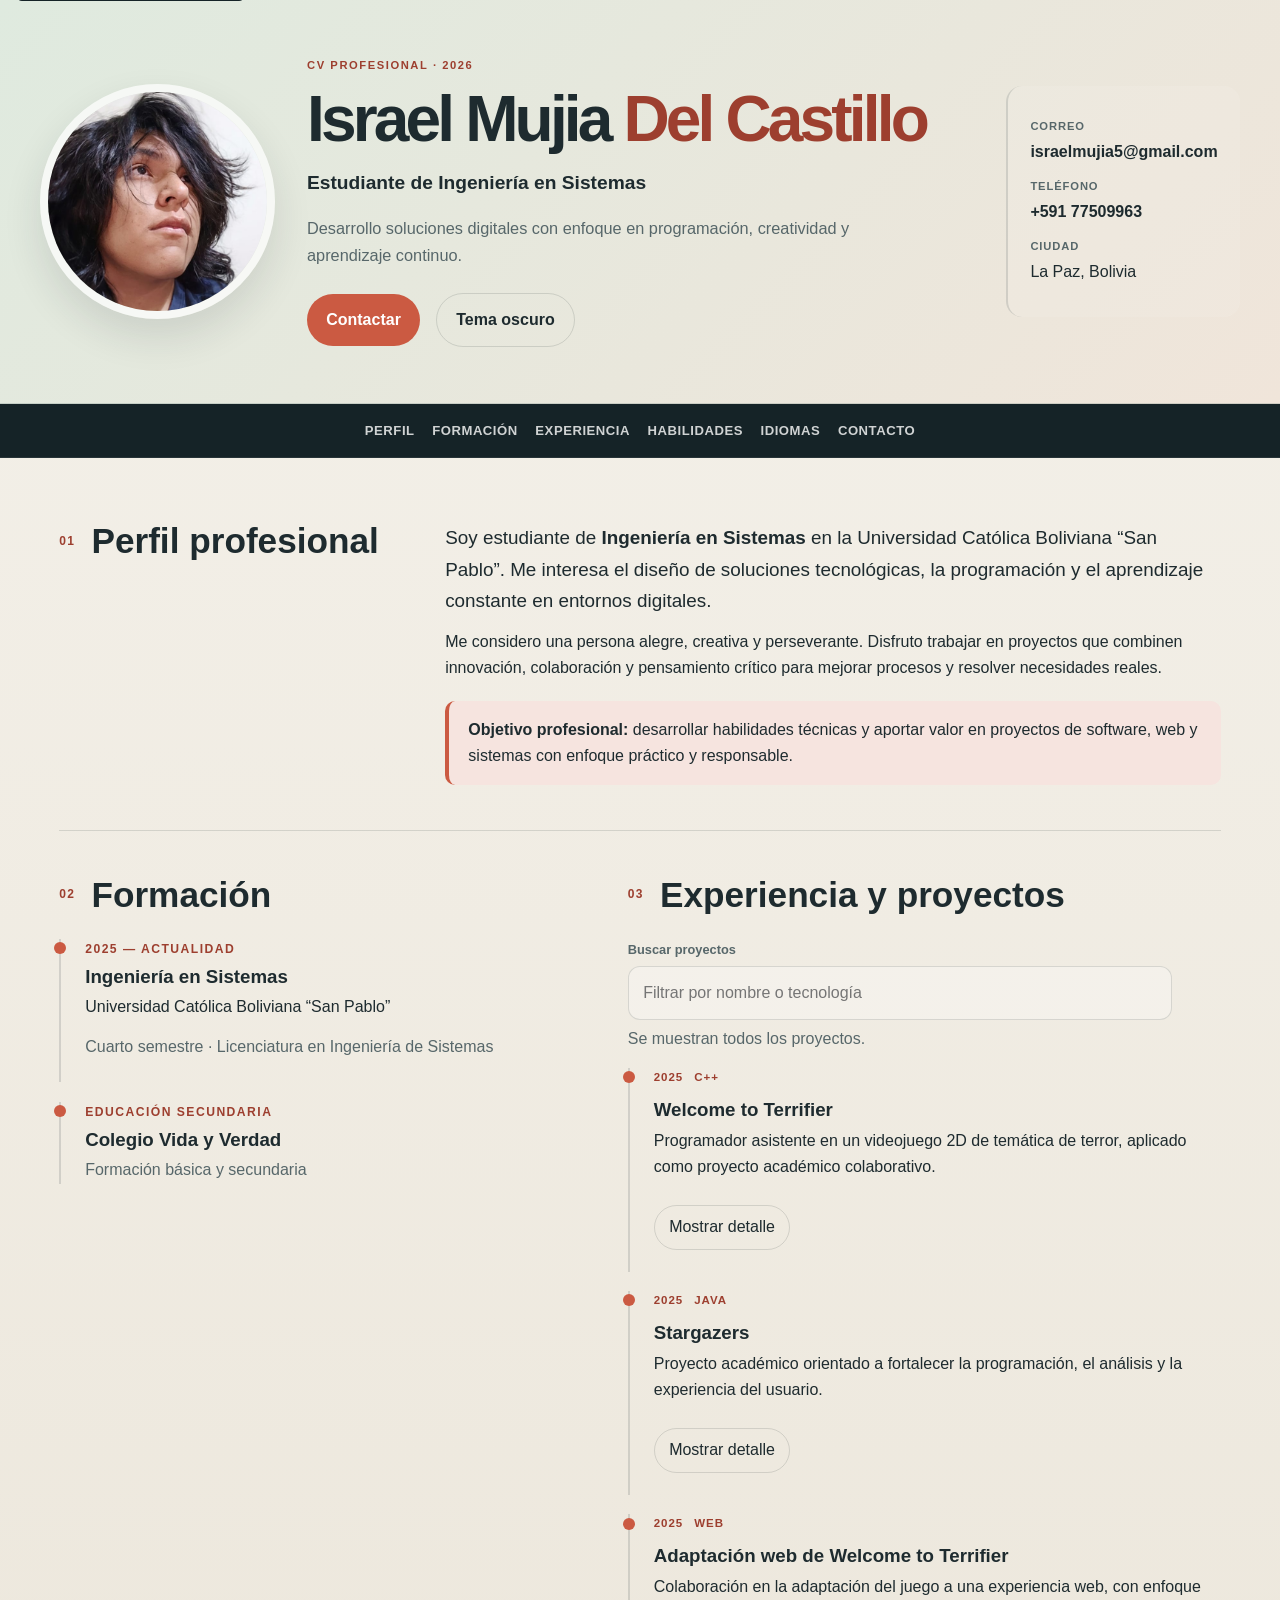
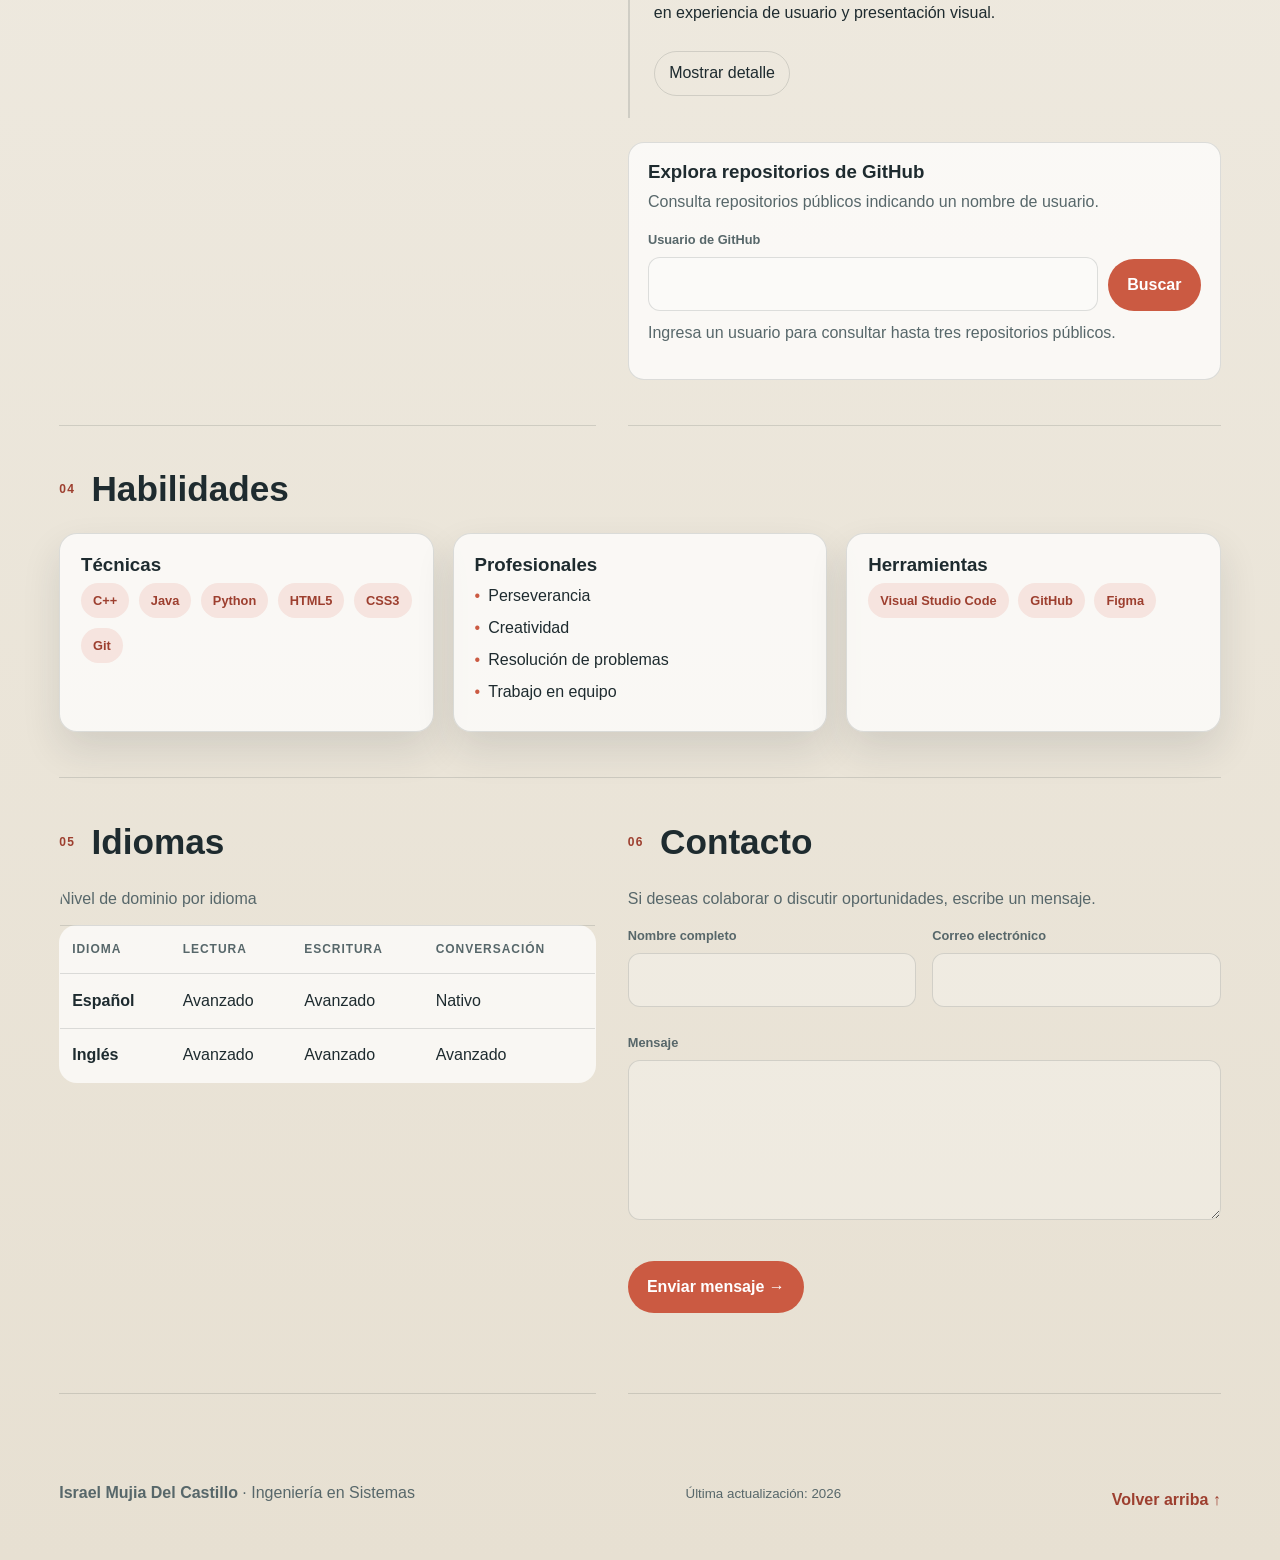
<file: index.html>
<!DOCTYPE html>
<html lang="es">
<head>
    <meta charset="UTF-8">
    <meta name="viewport" content="width=device-width, initial-scale=1.0">
    <meta name="description" content="CV interactivo de Israel Mujia Del Castillo, estudiante de Ingeniería en Sistemas.">
    <title>Israel Mujia Del Castillo | CV Profesional</title>
    <link rel="stylesheet" href="css/styles.css">
    <script defer src="js/script.js"></script>
</head>
<body>
    <a class="skip-link" href="#contenido-principal">Saltar al contenido principal</a>

    <header class="site-header">
        <div class="container header-content">
            <img class="profile-photo" src="assets/foto-perfil.jpg" alt="Fotografía profesional de Israel Mujia Del Castillo" width="220" height="220">
            <div class="intro">
                <p class="eyebrow">CV Profesional · 2026</p>
                <h1>Israel Mujia <span>Del Castillo</span></h1>
                <p class="role">Estudiante de Ingeniería en Sistemas</p>
                <p class="summary">Desarrollo soluciones digitales con enfoque en programación, creatividad y aprendizaje continuo.</p>
                <div class="header-actions">
                    <a class="btn btn-primary" href="#contacto">Contactar</a>
                    <button class="btn btn-secondary theme-toggle" type="button" aria-pressed="false">Tema oscuro</button>
                </div>
            </div>
            <address class="contact-card">
                <p><span class="contact-label">Correo</span><a href="mailto:israelmujia5@gmail.com">israelmujia5@gmail.com</a></p>
                <p><span class="contact-label">Teléfono</span><a href="tel:+59177509963">+591 77509963</a></p>
                <p><span class="contact-label">Ciudad</span>La Paz, Bolivia</p>
            </address>
        </div>
    </header>

    <nav class="site-nav" aria-label="Navegación principal">
        <div class="container nav-inner">
            <button class="nav-toggle" type="button" aria-controls="nav-links" aria-expanded="false" hidden>
                <span class="nav-toggle-icon" aria-hidden="true">☰</span>
                <span>Menú</span>
            </button>
            <div id="nav-links" class="nav-links">
                <a href="#perfil">Perfil</a>
                <a href="#formacion">Formación</a>
                <a href="#experiencia">Experiencia</a>
                <a href="#habilidades">Habilidades</a>
                <a href="#idiomas">Idiomas</a>
                <a href="#contacto">Contacto</a>
            </div>
        </div>
    </nav>

    <main id="contenido-principal" class="container main-layout">
        <section id="perfil" class="section profile-section" aria-labelledby="titulo-perfil">
            <div class="section-heading">
                <p class="section-number">01</p>
                <h2 id="titulo-perfil">Perfil profesional</h2>
            </div>
            <div class="profile-copy">
                <p class="lead">Soy estudiante de <strong>Ingeniería en Sistemas</strong> en la Universidad Católica Boliviana “San Pablo”. Me interesa el diseño de soluciones tecnológicas, la programación y el aprendizaje constante en entornos digitales.</p>
                <p>Me considero una persona alegre, creativa y perseverante. Disfruto trabajar en proyectos que combinen innovación, colaboración y pensamiento crítico para mejorar procesos y resolver necesidades reales.</p>
                <div class="highlight-box">
                    <strong>Objetivo profesional:</strong> desarrollar habilidades técnicas y aportar valor en proyectos de software, web y sistemas con enfoque práctico y responsable.
                </div>
            </div>
        </section>

        <div class="content-grid">
            <section id="formacion" class="section" aria-labelledby="titulo-formacion">
                <div class="section-heading">
                    <p class="section-number">02</p>
                    <h2 id="titulo-formacion">Formación</h2>
                </div>
                <article class="timeline-item">
                    <p class="date">2025 — actualidad</p>
                    <h3>Ingeniería en Sistemas</h3>
                    <p>Universidad Católica Boliviana “San Pablo”</p>
                    <p class="muted">Cuarto semestre · Licenciatura en Ingeniería de Sistemas</p>
                </article>
                <article class="timeline-item">
                    <p class="date">Educación secundaria</p>
                    <h3>Colegio Vida y Verdad</h3>
                    <p class="muted">Formación básica y secundaria</p>
                </article>
            </section>

            <section id="experiencia" class="section" aria-labelledby="titulo-experiencia">
                <div class="section-heading">
                    <p class="section-number">03</p>
                    <h2 id="titulo-experiencia">Experiencia y proyectos</h2>
                </div>
                <label class="project-search-label" for="project-search">Buscar proyectos</label>
                <input id="project-search" class="project-search" type="search" autocomplete="off" placeholder="Filtrar por nombre o tecnología" aria-describedby="project-count">
                <p id="project-count" class="muted" aria-live="polite">Se muestran todos los proyectos.</p>

                <article class="project-item" data-project>
                    <div class="project-meta"><span>2025</span><span>C++</span></div>
                    <h3>Welcome to Terrifier</h3>
                    <p>Programador asistente en un videojuego 2D de temática de terror, aplicado como proyecto académico colaborativo.</p>
                    <button type="button" class="details-toggle" data-target="project-1" aria-expanded="false">Mostrar detalle</button>
                    <div id="project-1" class="project-detail" hidden>
                        Participé en tareas de programación y desarrollo del proyecto, reforzando trabajo en equipo, lógica de juego y resolución de problemas.
                    </div>
                </article>

                <article class="project-item" data-project>
                    <div class="project-meta"><span>2025</span><span>Java</span></div>
                    <h3>Stargazers</h3>
                    <p>Proyecto académico orientado a fortalecer la programación, el análisis y la experiencia del usuario.</p>
                    <button type="button" class="details-toggle" data-target="project-2" aria-expanded="false">Mostrar detalle</button>
                    <div id="project-2" class="project-detail" hidden>
                        El proyecto fue una oportunidad para aplicar conceptos de lógica, estructura de datos y programación orientada a objetos.
                    </div>
                </article>

                <article class="project-item" data-project>
                    <div class="project-meta"><span>2025</span><span>Web</span></div>
                    <h3>Adaptación web de Welcome to Terrifier</h3>
                    <p>Colaboración en la adaptación del juego a una experiencia web, con enfoque en experiencia de usuario y presentación visual.</p>
                    <button type="button" class="details-toggle" data-target="project-3" aria-expanded="false">Mostrar detalle</button>
                    <div id="project-3" class="project-detail" hidden>
                        Esta experiencia me ayudó a comprender mejor la transformación de conceptos desde lógica de programación hacia una interfaz accesible y funcional.
                    </div>
                </article>
                <aside class="github-card" aria-labelledby="github-heading">
                    <h3 id="github-heading">Explora repositorios de GitHub</h3>
                    <p class="muted">Consulta repositorios públicos indicando un nombre de usuario.</p>
                    <form id="github-form" class="github-search-form">
                        <label for="github-username">Usuario de GitHub</label>
                        <div class="github-search-control">
                            <input id="github-username" name="github-username" type="text" autocomplete="off" maxlength="39" pattern="[A-Za-z0-9]+(-[A-Za-z0-9]+)*" aria-describedby="github-status" required>
                            <button class="submit-btn" type="submit">Buscar</button>
                        </div>
                    </form>
                    <p id="github-status" class="github-status" role="status" aria-live="polite">Ingresa un usuario para consultar hasta tres repositorios públicos.</p>
                    <ul id="github-repositories" class="github-repositories"></ul>
                </aside>
            </section>
        </div>

        <section id="habilidades" class="section skills-section" aria-labelledby="titulo-habilidades">
            <div class="section-heading">
                <p class="section-number">04</p>
                <h2 id="titulo-habilidades">Habilidades</h2>
            </div>
            <div class="skills-flex">
                <article class="skill-group">
                    <h3>Técnicas</h3>
                    <ul class="tag-list">
                        <li>C++</li>
                        <li>Java</li>
                        <li>Python</li>
                        <li>HTML5</li>
                        <li>CSS3</li>
                        <li>Git</li>
                    </ul>
                </article>
                <article class="skill-group">
                    <h3>Profesionales</h3>
                    <ul class="plain-list">
                        <li>Perseverancia</li>
                        <li>Creatividad</li>
                        <li>Resolución de problemas</li>
                        <li>Trabajo en equipo</li>
                    </ul>
                </article>
                <article class="skill-group">
                    <h3>Herramientas</h3>
                    <ul class="tag-list">
                        <li>Visual Studio Code</li>
                        <li>GitHub</li>
                        <li>Figma</li>
                    </ul>
                </article>
            </div>
        </section>

        <div class="content-grid lower-grid">
            <section id="idiomas" class="section" aria-labelledby="titulo-idiomas">
                <div class="section-heading">
                    <p class="section-number">05</p>
                    <h2 id="titulo-idiomas">Idiomas</h2>
                </div>
                <div class="table-wrap">
                    <table>
                        <caption>Nivel de dominio por idioma</caption>
                        <thead>
                            <tr>
                                <th scope="col">Idioma</th>
                                <th scope="col">Lectura</th>
                                <th scope="col">Escritura</th>
                                <th scope="col">Conversación</th>
                            </tr>
                        </thead>
                        <tbody>
                            <tr>
                                <th scope="row">Español</th>
                                <td>Avanzado</td>
                                <td>Avanzado</td>
                                <td>Nativo</td>
                            </tr>
                            <tr>
                                <th scope="row">Inglés</th>
                                <td>Avanzado</td>
                                <td>Avanzado</td>
                                <td>Avanzado</td>
                            </tr>
                        </tbody>
                    </table>
                </div>
            </section>

            <section id="contacto" class="section contact-section" aria-labelledby="titulo-contacto">
                <div class="section-heading">
                    <p class="section-number">06</p>
                    <h2 id="titulo-contacto">Contacto</h2>
                </div>
                <p id="descripcion-formulario" class="muted">Si deseas colaborar o discutir oportunidades, escribe un mensaje.</p>
                <form id="contact-form" novalidate aria-describedby="descripcion-formulario">
                    <div class="form-row">
                        <div>
                            <label for="nombre">Nombre completo</label>
                            <input type="text" id="nombre" name="nombre" autocomplete="name" minlength="2" maxlength="120" aria-describedby="error-nombre" required>
                            <small class="error-message" id="error-nombre" data-error-for="nombre"></small>
                        </div>
                        <div>
                            <label for="correo">Correo electrónico</label>
                            <input type="email" id="correo" name="correo" autocomplete="email" maxlength="150" aria-describedby="error-correo" required>
                            <small class="error-message" id="error-correo" data-error-for="correo"></small>
                        </div>
                    </div>
                    <div>
                        <label for="mensaje">Mensaje</label>
                        <textarea id="mensaje" name="mensaje" rows="5" minlength="10" maxlength="1000" aria-describedby="error-mensaje" required></textarea>
                        <small class="error-message" id="error-mensaje" data-error-for="mensaje"></small>
                    </div>
                    <button type="submit" class="submit-btn">Enviar mensaje <span aria-hidden="true">→</span></button>
                    <p id="form-status" class="form-status" aria-live="polite"></p>
                </form>
            </section>
        </div>
    </main>

    <footer class="site-footer">
        <p><strong>Israel Mujia Del Castillo</strong> · Ingeniería en Sistemas</p>
        <p><small>Última actualización: <time id="year" datetime="2026-09-12">2026</time></small></p>
        <a href="#contenido-principal">Volver arriba ↑</a>
    </footer>
</body>
</html>
</file>
<file: css/styles.css>
:root {
    --primary-color: #cb5a42;
    --secondary-color: #17a2b8;
    --bg-color: #f4f1ea;
    --text-color: #1e2b2f;
    --font-family-base: "Segoe UI", Tahoma, Geneva, Verdana, sans-serif;
    --spacing-unit: 1rem;
    --bg: var(--bg-color);
    --bg-strong: #e7e0d2;
    --surface: rgba(255, 255, 255, 0.72);
    --surface-strong: #ffffff;
    --ink: var(--text-color);
    --muted: #57676a;
    --line: rgba(30, 43, 47, 0.14);
    --primary: var(--primary-color);
    --primary-dark: #9d3f2f;
    --highlight: #f6e4df;
    --shadow: 0 18px 38px rgba(36, 41, 49, 0.12);
    --nav-bg: #152327;
    --success: #1d7a4a;
    --error: #b42318;
}

body.dark-mode {
    --primary-color: #ef7c66;
    --secondary-color: #63c7d7;
    --bg-color: #111b1d;
    --text-color: #ecf4f5;
    --bg: var(--bg-color);
    --bg-strong: #172427;
    --surface: rgba(17, 27, 29, 0.8);
    --surface-strong: #1d2c30;
    --ink: var(--text-color);
    --muted: #abc0c4;
    --line: rgba(236, 244, 245, 0.12);
    --primary: var(--primary-color);
    --primary-dark: #e55f42;
    --highlight: rgba(239, 124, 102, 0.15);
    --shadow: 0 18px 38px rgba(0, 0, 0, 0.22);
    --nav-bg: #091315;
    --success: #79d9a7;
    --error: #ff9e95;
}

* {
    box-sizing: border-box;
    margin: 0;
    padding: 0;
}

html {
    scroll-behavior: smooth;
}

body {
    background: linear-gradient(180deg, var(--bg) 0%, var(--bg-strong) 100%);
    color: var(--ink);
    font-family: var(--font-family-base);
    line-height: 1.65;
}

p {
    margin: 0 0 0.8rem;
}

p:last-child {
    margin-bottom: 0;
}

img {
    max-width: 100%;
    display: block;
}

button,
input,
textarea {
    font: inherit;
}

a {
    color: inherit;
}

.container {
    max-width: 1200px;
    margin: 0 auto;
    padding: 0 1.2rem;
}

.skip-link {
    position: absolute;
    left: 1rem;
    top: -3rem;
    background: var(--nav-bg);
    color: white;
    padding: 0.7rem 1rem;
    z-index: 1000;
    border-radius: 0 0 6px 6px;
}

.skip-link:focus {
    top: 0;
}

.site-header {
    background: linear-gradient(135deg, #dfeadf 0%, #f0e5da 100%);
    border-bottom: 1px solid var(--line);
}

body.dark-mode .site-header {
    background: linear-gradient(135deg, #172427 0%, #1b2d32 100%);
}

.header-content {
    display: flex;
    flex-direction: column;
    align-items: flex-start;
    gap: calc(var(--spacing-unit) * 1.5);
    padding: calc(var(--spacing-unit) * 2.5) 0;
}

.profile-photo {
    width: clamp(170px, 22vw, 235px);
    height: clamp(170px, 22vw, 235px);
    object-fit: cover;
    border-radius: 50%;
    border: 8px solid rgba(255, 255, 255, 0.7);
    box-shadow: var(--shadow);
}

.intro {
    flex: 1;
}

.eyebrow {
    margin: 0 0 0.6rem;
    font-size: 0.7rem;
    font-weight: 700;
    letter-spacing: 0.14em;
    text-transform: uppercase;
    color: var(--primary-dark);
}

h1, h2, h3 {
    margin: 0 0 0.8rem;
    line-height: 1.1;
}

h1 {
    font-size: clamp(2.5rem, 5vw, 5rem);
    letter-spacing: -0.06em;
}

h1 span {
    color: var(--primary-dark);
}

.role {
    margin: 0;
    font-size: 1.2rem;
    font-weight: 600;
}

.summary {
    max-width: 580px;
    margin-top: 1rem;
    font-size: 1.02rem;
    color: var(--muted);
}

.header-actions {
    display: flex;
    align-items: center;
    gap: 1rem;
    margin-top: 1.5rem;
    flex-wrap: wrap;
}

.btn {
    display: inline-flex;
    align-items: center;
    justify-content: center;
    min-height: 44px;
    padding: 0.8rem 1.2rem;
    border: 0;
    border-radius: 999px;
    font-weight: 700;
    text-decoration: none;
    cursor: pointer;
    transition: transform 0.2s ease, background 0.2s ease;
}

.btn:hover,
.btn:focus-visible {
    transform: translateY(-1px);
}

.btn-primary {
    background: var(--primary);
    color: white;
}

.btn-primary:hover,
.btn-primary:focus-visible {
    background: var(--primary-dark);
}

.btn-secondary {
    background: transparent;
    border: 1px solid var(--line);
    color: var(--ink);
}

.contact-card {
    width: 100%;
    padding: 1.2rem 1.4rem;
    border-top: 2px solid var(--line);
    background: rgba(255, 255, 255, 0.1);
    border-radius: 16px;
    font-style: normal;
}

.contact-card p {
    margin: 0.75rem 0;
}

.contact-card a {
    display: block;
    color: var(--ink);
    text-decoration: none;
    font-weight: 700;
}

.contact-label {
    display: block;
    margin-bottom: 0.2rem;
    color: var(--muted);
    font-size: 0.7rem;
    letter-spacing: 0.08em;
    text-transform: uppercase;
    font-weight: 700;
}

.site-nav {
    position: sticky;
    top: 0;
    z-index: 100;
    background: var(--nav-bg);
    color: white;
    border-bottom: 1px solid rgba(255, 255, 255, 0.08);
}

.nav-inner {
    display: flex;
    flex-direction: column;
    align-items: stretch;
    gap: 0.7rem;
    padding: 0.75rem 0;
}

.nav-links {
    display: flex;
    flex-direction: column;
    gap: 0.7rem;
}

.nav-links a {
    display: block;
    padding: 0.35rem 0.5rem;
    text-decoration: none;
    color: rgba(255, 255, 255, 0.8);
    font-size: 0.82rem;
    font-weight: 700;
    letter-spacing: 0.04em;
    text-transform: uppercase;
}

.nav-links a:hover,
.nav-links a:focus-visible,
.nav-links a.active {
    color: #f9b7a8;
}

.nav-toggle {
    display: flex;
    align-items: center;
    gap: 0.6rem;
    align-self: flex-start;
    padding: 0.55rem 0.8rem;
    border: 1px solid rgba(255, 255, 255, 0.35);
    border-radius: 0.5rem;
    background: transparent;
    color: white;
    font: inherit;
    font-weight: 700;
    cursor: pointer;
}

.nav-toggle[hidden] {
    display: none;
}

.nav-toggle-icon {
    font-size: 1.2rem;
    line-height: 1;
}

.site-nav.is-collapsible:not(.is-open) .nav-links {
    display: none;
}

.main-layout {
    padding: 1.2rem 1.2rem 4rem;
}

.section {
    padding: 2.8rem 0;
    border-bottom: 1px solid var(--line);
}

.section-heading {
    display: flex;
    align-items: center;
    gap: 1rem;
    margin-bottom: 1.5rem;
}

.section-number {
    margin: 0;
    font-size: 0.75rem;
    font-weight: 700;
    letter-spacing: 0.12em;
    text-transform: uppercase;
    color: var(--primary-dark);
}

.section-heading h2 {
    margin: 0;
    font-size: clamp(1.7rem, 3vw, 2.2rem);
}

.profile-section {
    display: grid;
    grid-template-columns: 1fr;
    gap: var(--spacing-unit);
    align-items: start;
}

.lead {
    font-size: 1.18rem;
    margin-top: 0;
}

.highlight-box {
    margin-top: 1.2rem;
    padding: 1rem 1.2rem;
    background: var(--highlight);
    border-left: 4px solid var(--primary);
    border-radius: 10px;
}

.content-grid {
    display: grid;
    grid-template-columns: 1fr;
    gap: var(--spacing-unit);
}

.content-grid > section {
    min-width: 0;
}

.timeline-item,
.project-item {
    position: relative;
    padding: 0 0 1.4rem 1.5rem;
    margin-bottom: 1.2rem;
    border-left: 2px solid var(--line);
}

.timeline-item:last-child,
.project-item:last-child {
    margin-bottom: 0;
    padding-bottom: 0;
}

.timeline-item::before,
.project-item::before {
    content: "";
    position: absolute;
    left: -7px;
    top: 0.2rem;
    width: 12px;
    height: 12px;
    border-radius: 50%;
    background: var(--primary);
}

.date {
    margin: 0 0 0.5rem;
    font-size: 0.76rem;
    font-weight: 700;
    letter-spacing: 0.12em;
    text-transform: uppercase;
    color: var(--primary-dark);
}

.project-meta {
    display: flex;
    gap: 0.7rem;
    flex-wrap: wrap;
    margin: 0 0 0.8rem;
    font-size: 0.72rem;
    font-weight: 700;
    letter-spacing: 0.08em;
    text-transform: uppercase;
    color: var(--primary-dark);
}

.project-search-label {
    display: block;
    margin-bottom: 0.4rem;
    color: var(--muted);
    font-size: 0.8rem;
    font-weight: 700;
}

.project-search {
    max-width: 34rem;
}

#project-count {
    min-height: 1.6rem;
    margin: 0.35rem 0 1rem;
}

.github-card {
    margin-top: 1.5rem;
    padding: 1.2rem;
    background: var(--surface);
    border: 1px solid var(--line);
    border-radius: 16px;
}

.github-card h3 {
    margin-bottom: 0.4rem;
}

.github-status {
    margin-top: 0.6rem;
    color: var(--muted);
}

.github-status[data-state="error"] {
    color: var(--error);
}

.github-status[data-state="success"] {
    color: var(--success);
}

.github-search-control {
    display: flex;
    align-items: flex-end;
    gap: 0.6rem;
}

.github-search-control input {
    min-width: 0;
}

.github-search-control .submit-btn {
    flex: 0 0 auto;
    margin: 0;
}

.github-repositories {
    display: grid;
    gap: 0.65rem;
    margin-top: 0.8rem;
    list-style: none;
}

.github-repositories a {
    color: var(--primary-dark);
    font-weight: 700;
}

.github-repositories p {
    color: var(--muted);
    font-size: 0.9rem;
}

.project-item h3,
.timeline-item h3,
.skill-group h3 {
    margin-bottom: 0.45rem;
}

.muted {
    color: var(--muted);
}

.details-toggle {
    margin-top: 0.75rem;
    background: transparent;
    border: 1px solid var(--line);
    color: var(--ink);
    border-radius: 999px;
    padding: 0.5rem 0.9rem;
    cursor: pointer;
}

.project-detail {
    margin-top: 0.8rem;
    padding: 0.8rem 0.9rem;
    border-left: 4px solid var(--primary);
    background: rgba(255, 255, 255, 0.12);
    border-radius: 0 10px 10px 0;
    color: var(--muted);
}

.skills-flex {
    display: flex;
    gap: 1.2rem;
    flex-wrap: wrap;
}

.skill-group {
    flex: 1 1 220px;
    padding: 1.3rem;
    background: var(--surface);
    border: 1px solid var(--line);
    border-radius: 18px;
    box-shadow: var(--shadow);
}

.tag-list,
.plain-list {
    display: flex;
    flex-wrap: wrap;
    gap: 0.6rem;
    padding: 0;
    margin: 0;
    list-style: none;
}

.tag-list li {
    background: var(--highlight);
    color: var(--primary-dark);
    padding: 0.45rem 0.75rem;
    border-radius: 999px;
    font-size: 0.8rem;
    font-weight: 700;
}

.plain-list {
    display: block;
}

.plain-list li {
    margin: 0.35rem 0;
}

.plain-list li::before {
    content: "•";
    color: var(--primary);
    margin-right: 0.5rem;
}

.table-wrap {
    max-width: 100%;
    overflow-x: auto;
}

table {
    width: 100%;
    min-width: 420px;
    border-collapse: collapse;
    background: var(--surface);
    border: 1px solid var(--line);
    border-radius: 18px;
    overflow: hidden;
}

caption {
    margin-bottom: 0.8rem;
    text-align: left;
    color: var(--muted);
}

th,
td {
    padding: 0.85rem 0.75rem;
    border-bottom: 1px solid var(--line);
    text-align: left;
}

thead th {
    font-size: 0.75rem;
    letter-spacing: 0.08em;
    text-transform: uppercase;
    color: var(--muted);
}

#contacto form {
    max-width: 680px;
}

.form-row {
    display: grid;
    grid-template-columns: 1fr;
    gap: var(--spacing-unit);
}

label {
    display: block;
    margin-bottom: 0.45rem;
    font-size: 0.8rem;
    font-weight: 700;
    color: var(--muted);
}

input,
textarea {
    width: 100%;
    padding: 0.8rem 0.9rem;
    border: 1px solid var(--line);
    border-radius: 12px;
    background: rgba(255, 255, 255, 0.28);
    color: var(--ink);
}

input:focus,
textarea:focus {
    outline: 2px solid rgba(203, 90, 66, 0.35);
    border-color: var(--primary);
}

textarea {
    min-height: 140px;
    resize: vertical;
}

.error-message {
    display: block;
    min-height: 1.2rem;
    margin-top: 0.35rem;
    font-size: 0.75rem;
    color: var(--error);
}

.input-invalid {
    border-color: var(--error);
}

.input-invalid:focus {
    outline-color: var(--error);
}

.submit-btn {
    margin-top: 0.5rem;
    background: var(--primary);
    color: white;
    border: 0;
    border-radius: 999px;
    padding: 0.8rem 1.2rem;
    font-weight: 700;
    cursor: pointer;
}

.submit-btn:hover,
.submit-btn:focus-visible {
    background: var(--primary-dark);
}

.form-status {
    min-height: 1.4rem;
    margin-top: 0.8rem;
    font-weight: 700;
}

.form-status.success {
    color: var(--success);
}

.form-status.error {
    color: var(--error);
}

.site-footer {
    display: flex;
    justify-content: space-between;
    align-items: center;
    gap: 1rem;
    flex-wrap: wrap;
    max-width: 1200px;
    padding: 1.4rem 1.2rem 2.5rem;
    margin: 0 auto;
    color: var(--muted);
}

.site-footer a {
    color: var(--primary-dark);
    text-decoration: none;
    font-weight: 700;
}

@media (min-width: 768px) and (max-width: 1024px) {
    .header-content {
        display: grid;
        grid-template-columns: auto minmax(0, 1fr);
        align-items: center;
        gap: 1.5rem;
        padding: 3rem 0;
    }

    .contact-card {
        grid-column: 1 / -1;
        border: 0;
        border-left: 2px solid var(--line);
        border-radius: 16px;
    }

    .nav-links {
        flex-direction: row;
        flex-wrap: wrap;
        justify-content: center;
    }

    .profile-section {
        grid-template-columns: minmax(180px, 0.7fr) minmax(0, 1.5fr);
    }

    .content-grid {
        grid-template-columns: 1fr;
    }

    .form-row {
        grid-template-columns: repeat(2, minmax(0, 1fr));
    }
}

@media (min-width: 1025px) {
    .header-content {
        flex-direction: row;
        align-items: center;
        justify-content: space-between;
        gap: 2rem;
        padding: 3.5rem 0;
    }

    .contact-card {
        width: auto;
        min-width: 220px;
        border-top: 0;
        border-left: 2px solid var(--line);
        border-radius: 16px;
    }

    .nav-inner {
        flex-direction: row;
        justify-content: center;
        align-items: center;
        padding: 1rem 0;
    }

    .nav-links {
        flex-direction: row;
        justify-content: center;
        align-items: center;
        gap: 1.1rem;
        flex-wrap: wrap;
    }

    .nav-links a {
        padding: 0;
    }

    .profile-section {
        grid-template-columns: minmax(180px, 0.7fr) minmax(0, 1.5fr);
        gap: 1.5rem;
    }

    .content-grid {
        grid-template-columns: 0.95fr 1.05fr;
        gap: 2rem;
    }

    .form-row {
        grid-template-columns: repeat(2, minmax(0, 1fr));
    }
}
</file>
